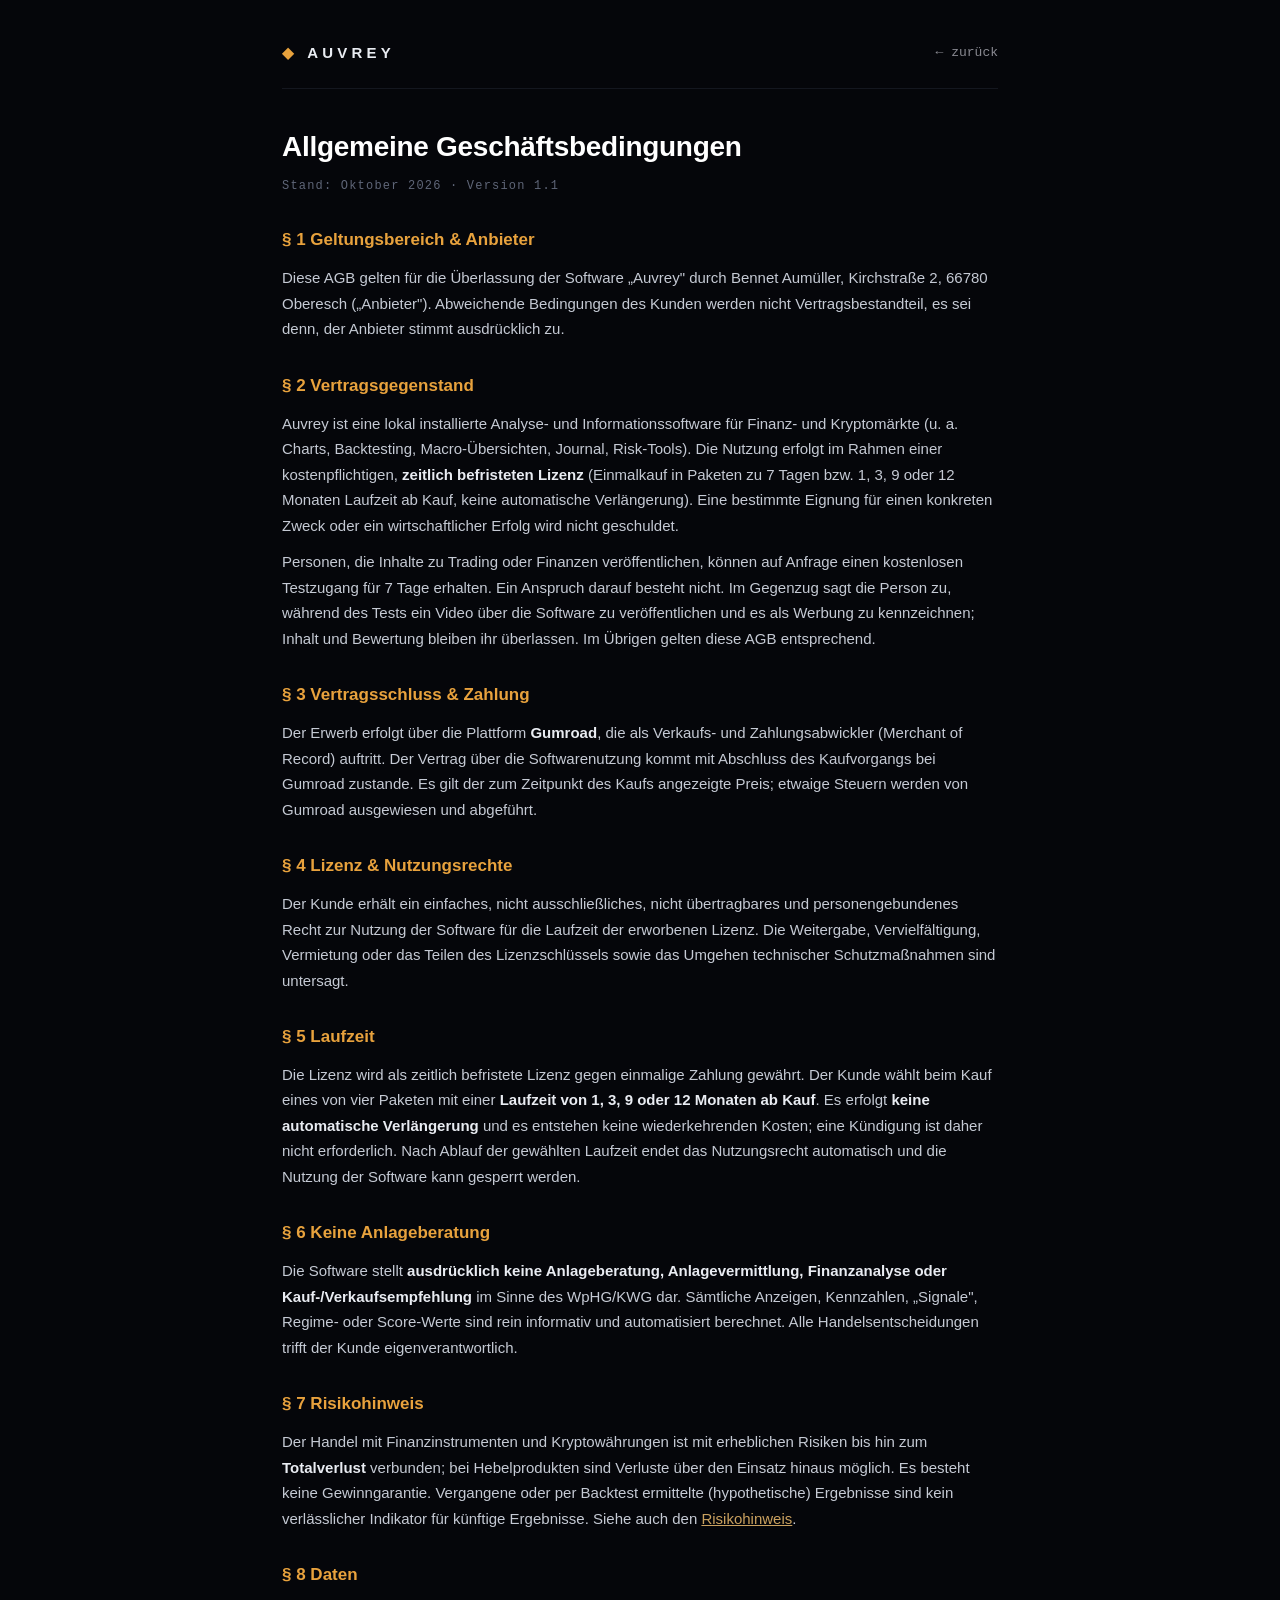
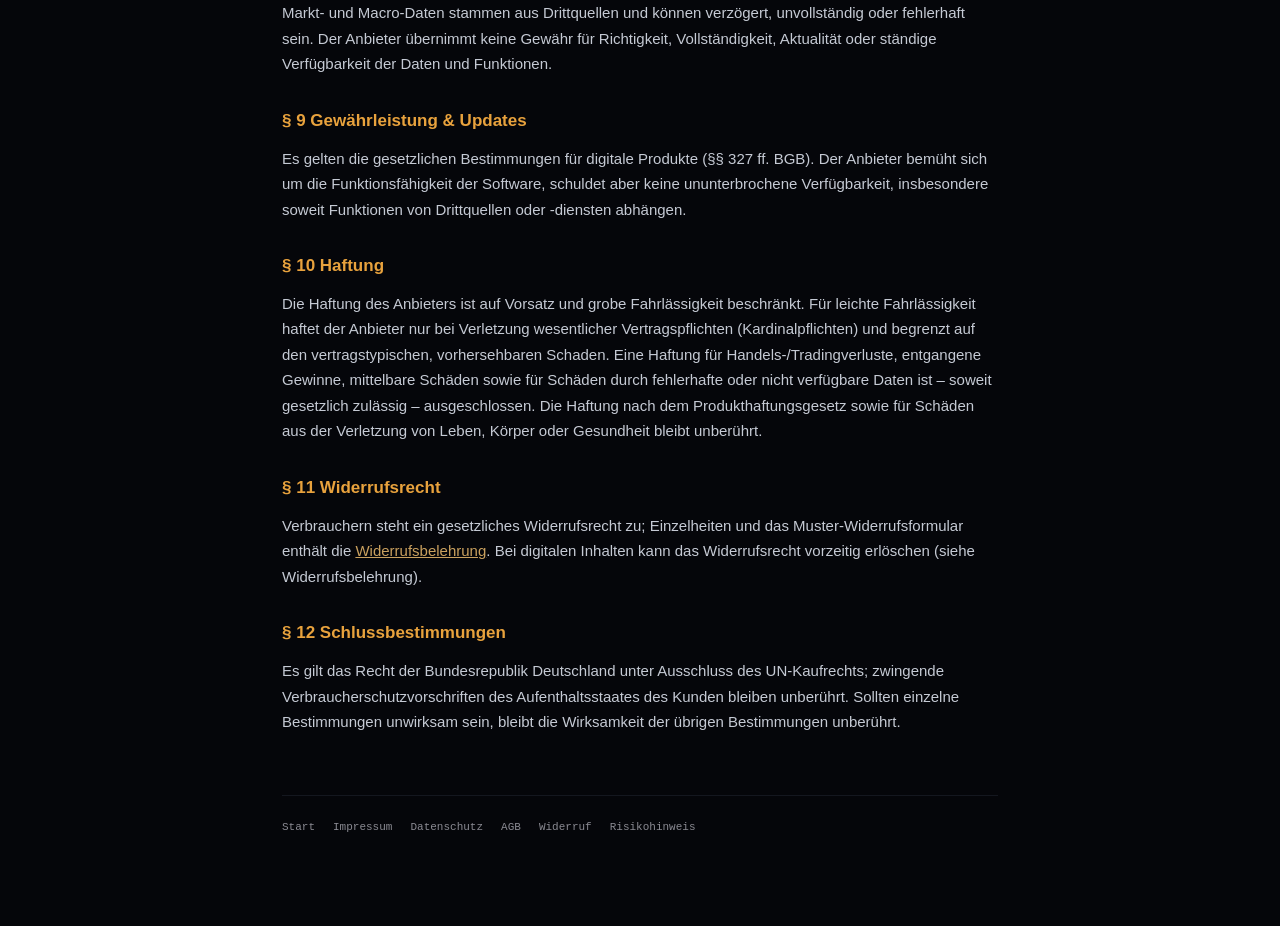
<file: agb.html>
<!DOCTYPE html>
<html lang="de">
<head>
<meta charset="UTF-8" />
<meta name="viewport" content="width=device-width, initial-scale=1.0" />
<title>AGB — Auvrey</title>
<meta name="robots" content="noindex" />
<link rel="icon" href="assets/favicon.svg" type="image/svg+xml" />
<link rel="stylesheet" href="legal.css" />
</head>
<body>
<div class="wrap">
  <div class="top">
    <a class="brand" href="/"><span class="d">◆</span> AUVREY</a>
    <a class="back" href="/">← zurück</a>
  </div>

  <h1>Allgemeine Geschäftsbedingungen</h1>
  <div class="stand">Stand: Oktober 2026 · Version 1.1</div>

  <h2>§ 1 Geltungsbereich &amp; Anbieter</h2>
  <p>Diese AGB gelten für die Überlassung der Software „Auvrey" durch Bennet Aumüller, Kirchstraße 2,
     66780 Oberesch („Anbieter"). Abweichende Bedingungen des Kunden werden nicht Vertragsbestandteil,
     es sei denn, der Anbieter stimmt ausdrücklich zu.</p>

  <h2>§ 2 Vertragsgegenstand</h2>
  <p>Auvrey ist eine lokal installierte Analyse- und Informationssoftware für Finanz- und Kryptomärkte
     (u. a. Charts, Backtesting, Macro-Übersichten, Journal, Risk-Tools). Die Nutzung erfolgt im Rahmen
     einer kostenpflichtigen, <strong>zeitlich befristeten Lizenz</strong> (Einmalkauf in Paketen zu
     7 Tagen bzw. 1, 3, 9 oder 12 Monaten Laufzeit ab Kauf, keine automatische Verlängerung). Eine bestimmte
     Eignung für einen konkreten Zweck oder ein wirtschaftlicher Erfolg wird nicht geschuldet.</p>
  <p>Personen, die Inhalte zu Trading oder Finanzen veröffentlichen, können auf Anfrage einen kostenlosen
     Testzugang für 7 Tage erhalten. Ein Anspruch darauf besteht nicht. Im Gegenzug sagt die Person zu,
     während des Tests ein Video über die Software zu veröffentlichen und es als Werbung zu kennzeichnen;
     Inhalt und Bewertung bleiben ihr überlassen. Im Übrigen gelten diese AGB entsprechend.</p>

  <h2>§ 3 Vertragsschluss &amp; Zahlung</h2>
  <p>Der Erwerb erfolgt über die Plattform <strong>Gumroad</strong>, die als Verkaufs- und
     Zahlungsabwickler (Merchant of Record) auftritt. Der Vertrag über die Softwarenutzung kommt mit
     Abschluss des Kaufvorgangs bei Gumroad zustande. Es gilt der zum Zeitpunkt des Kaufs angezeigte
     Preis; etwaige Steuern werden von Gumroad ausgewiesen und abgeführt.</p>

  <h2>§ 4 Lizenz &amp; Nutzungsrechte</h2>
  <p>Der Kunde erhält ein einfaches, nicht ausschließliches, nicht übertragbares und personengebundenes
     Recht zur Nutzung der Software für die Laufzeit der erworbenen Lizenz. Die Weitergabe, Vervielfältigung,
     Vermietung oder das Teilen des Lizenzschlüssels sowie das Umgehen technischer Schutzmaßnahmen sind
     untersagt.</p>

  <h2>§ 5 Laufzeit</h2>
  <p>Die Lizenz wird als zeitlich befristete Lizenz gegen einmalige Zahlung gewährt. Der Kunde wählt
     beim Kauf eines von vier Paketen mit einer <strong>Laufzeit von 1, 3, 9 oder 12 Monaten ab
     Kauf</strong>. Es erfolgt <strong>keine automatische Verlängerung</strong> und es entstehen keine
     wiederkehrenden Kosten; eine Kündigung ist daher nicht erforderlich. Nach Ablauf der gewählten
     Laufzeit endet das Nutzungsrecht automatisch und die Nutzung der Software kann gesperrt werden.</p>

  <h2>§ 6 Keine Anlageberatung</h2>
  <p>Die Software stellt <strong>ausdrücklich keine Anlageberatung, Anlagevermittlung, Finanzanalyse
     oder Kauf-/Verkaufsempfehlung</strong> im Sinne des WpHG/KWG dar. Sämtliche Anzeigen, Kennzahlen,
     „Signale", Regime- oder Score-Werte sind rein informativ und automatisiert berechnet. Alle
     Handelsentscheidungen trifft der Kunde eigenverantwortlich.</p>

  <h2>§ 7 Risikohinweis</h2>
  <p>Der Handel mit Finanzinstrumenten und Kryptowährungen ist mit erheblichen Risiken bis hin zum
     <strong>Totalverlust</strong> verbunden; bei Hebelprodukten sind Verluste über den Einsatz hinaus
     möglich. Es besteht keine Gewinngarantie. Vergangene oder per Backtest ermittelte (hypothetische)
     Ergebnisse sind kein verlässlicher Indikator für künftige Ergebnisse. Siehe auch den
     <a href="/risikohinweis.html">Risikohinweis</a>.</p>

  <h2>§ 8 Daten</h2>
  <p>Markt- und Macro-Daten stammen aus Drittquellen und können verzögert, unvollständig oder fehlerhaft
     sein. Der Anbieter übernimmt keine Gewähr für Richtigkeit, Vollständigkeit, Aktualität oder
     ständige Verfügbarkeit der Daten und Funktionen.</p>

  <h2>§ 9 Gewährleistung &amp; Updates</h2>
  <p>Es gelten die gesetzlichen Bestimmungen für digitale Produkte (§§ 327 ff. BGB). Der Anbieter
     bemüht sich um die Funktionsfähigkeit der Software, schuldet aber keine ununterbrochene
     Verfügbarkeit, insbesondere soweit Funktionen von Drittquellen oder -diensten abhängen.</p>

  <h2>§ 10 Haftung</h2>
  <p>Die Haftung des Anbieters ist auf Vorsatz und grobe Fahrlässigkeit beschränkt. Für leichte
     Fahrlässigkeit haftet der Anbieter nur bei Verletzung wesentlicher Vertragspflichten
     (Kardinalpflichten) und begrenzt auf den vertragstypischen, vorhersehbaren Schaden. Eine Haftung
     für Handels-/Tradingverluste, entgangene Gewinne, mittelbare Schäden sowie für Schäden durch
     fehlerhafte oder nicht verfügbare Daten ist – soweit gesetzlich zulässig – ausgeschlossen. Die
     Haftung nach dem Produkthaftungsgesetz sowie für Schäden aus der Verletzung von Leben, Körper oder
     Gesundheit bleibt unberührt.</p>

  <h2>§ 11 Widerrufsrecht</h2>
  <p>Verbrauchern steht ein gesetzliches Widerrufsrecht zu; Einzelheiten und das Muster-Widerrufsformular
     enthält die <a href="/widerruf.html">Widerrufsbelehrung</a>. Bei digitalen Inhalten kann das
     Widerrufsrecht vorzeitig erlöschen (siehe Widerrufsbelehrung).</p>

  <h2>§ 12 Schlussbestimmungen</h2>
  <p>Es gilt das Recht der Bundesrepublik Deutschland unter Ausschluss des UN-Kaufrechts; zwingende
     Verbraucherschutzvorschriften des Aufenthaltsstaates des Kunden bleiben unberührt. Sollten einzelne
     Bestimmungen unwirksam sein, bleibt die Wirksamkeit der übrigen Bestimmungen unberührt.</p>

  <div class="foot">
    <a href="/">Start</a>
    <a href="/impressum.html">Impressum</a>
    <a href="/datenschutz.html">Datenschutz</a>
    <a href="/agb.html">AGB</a>
    <a href="/widerruf.html">Widerruf</a>
    <a href="/risikohinweis.html">Risikohinweis</a>
  </div>
</div>
</body>
</html>
</file>
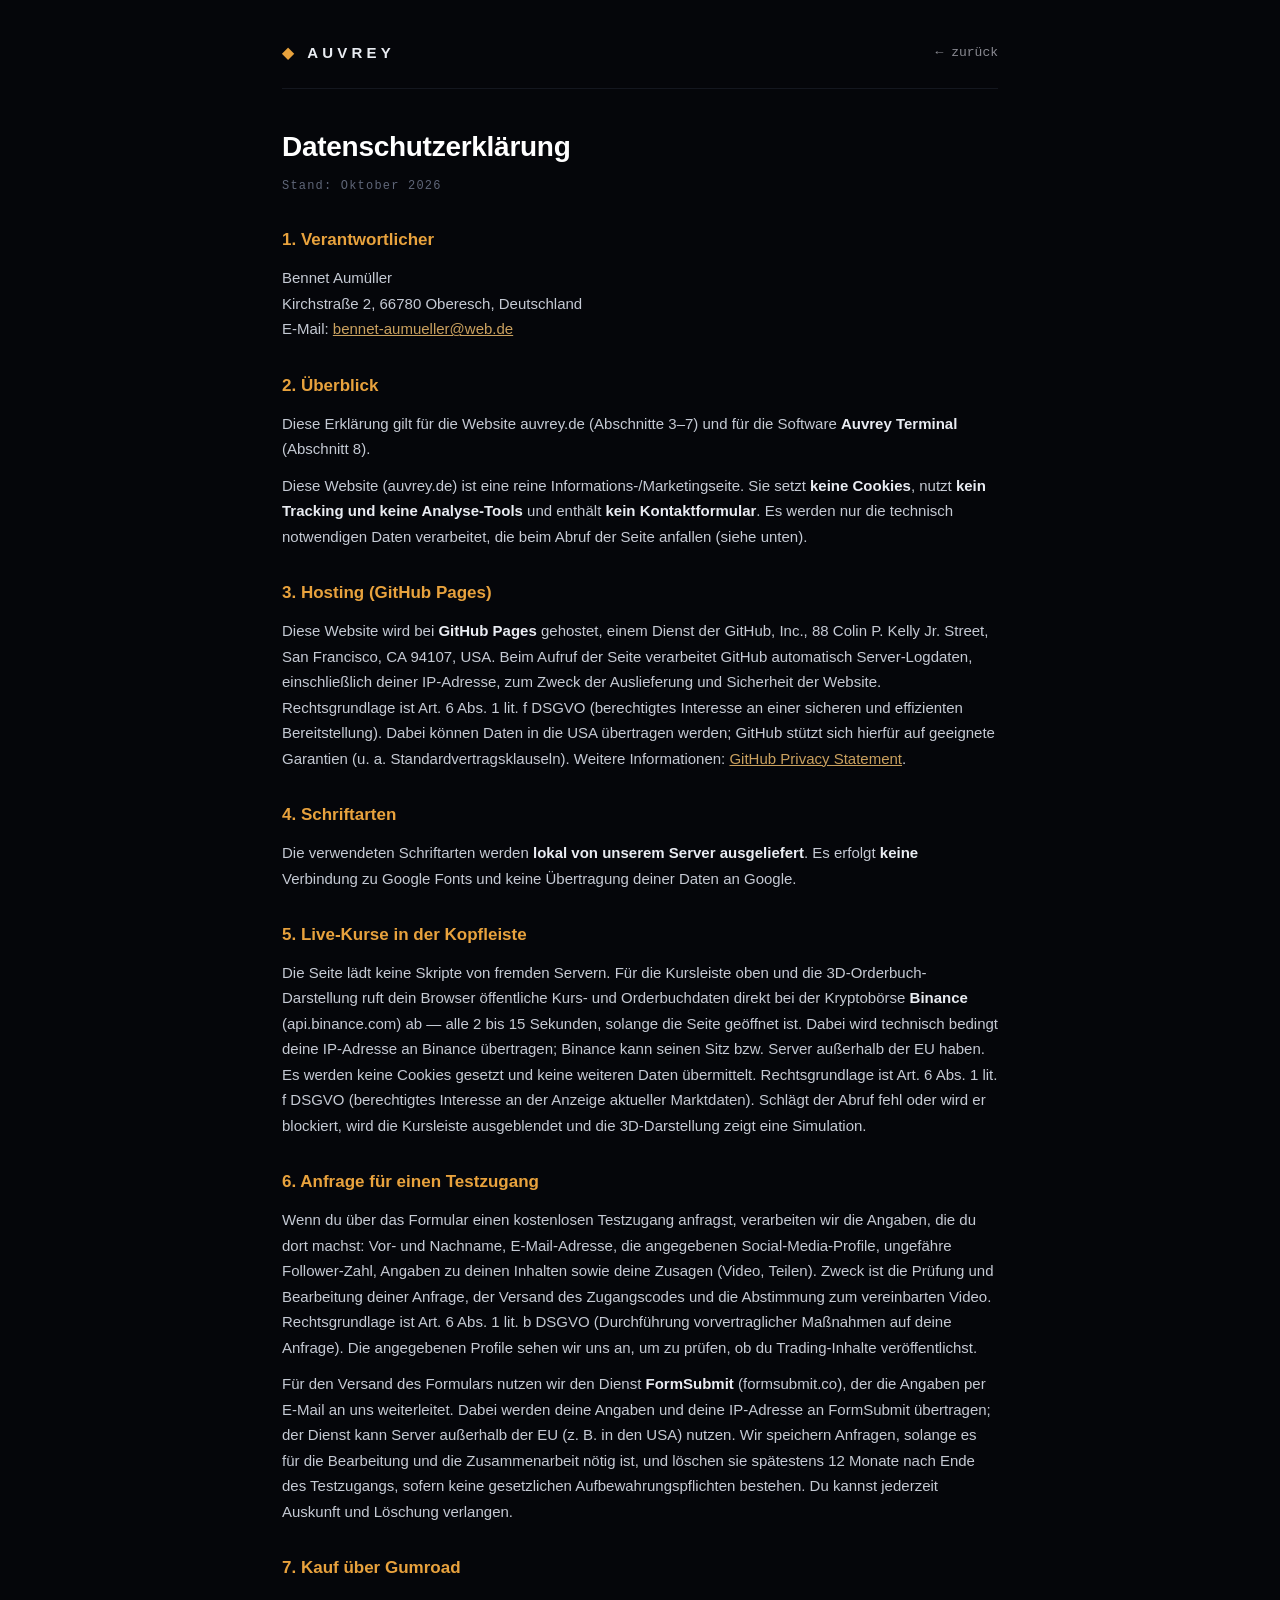
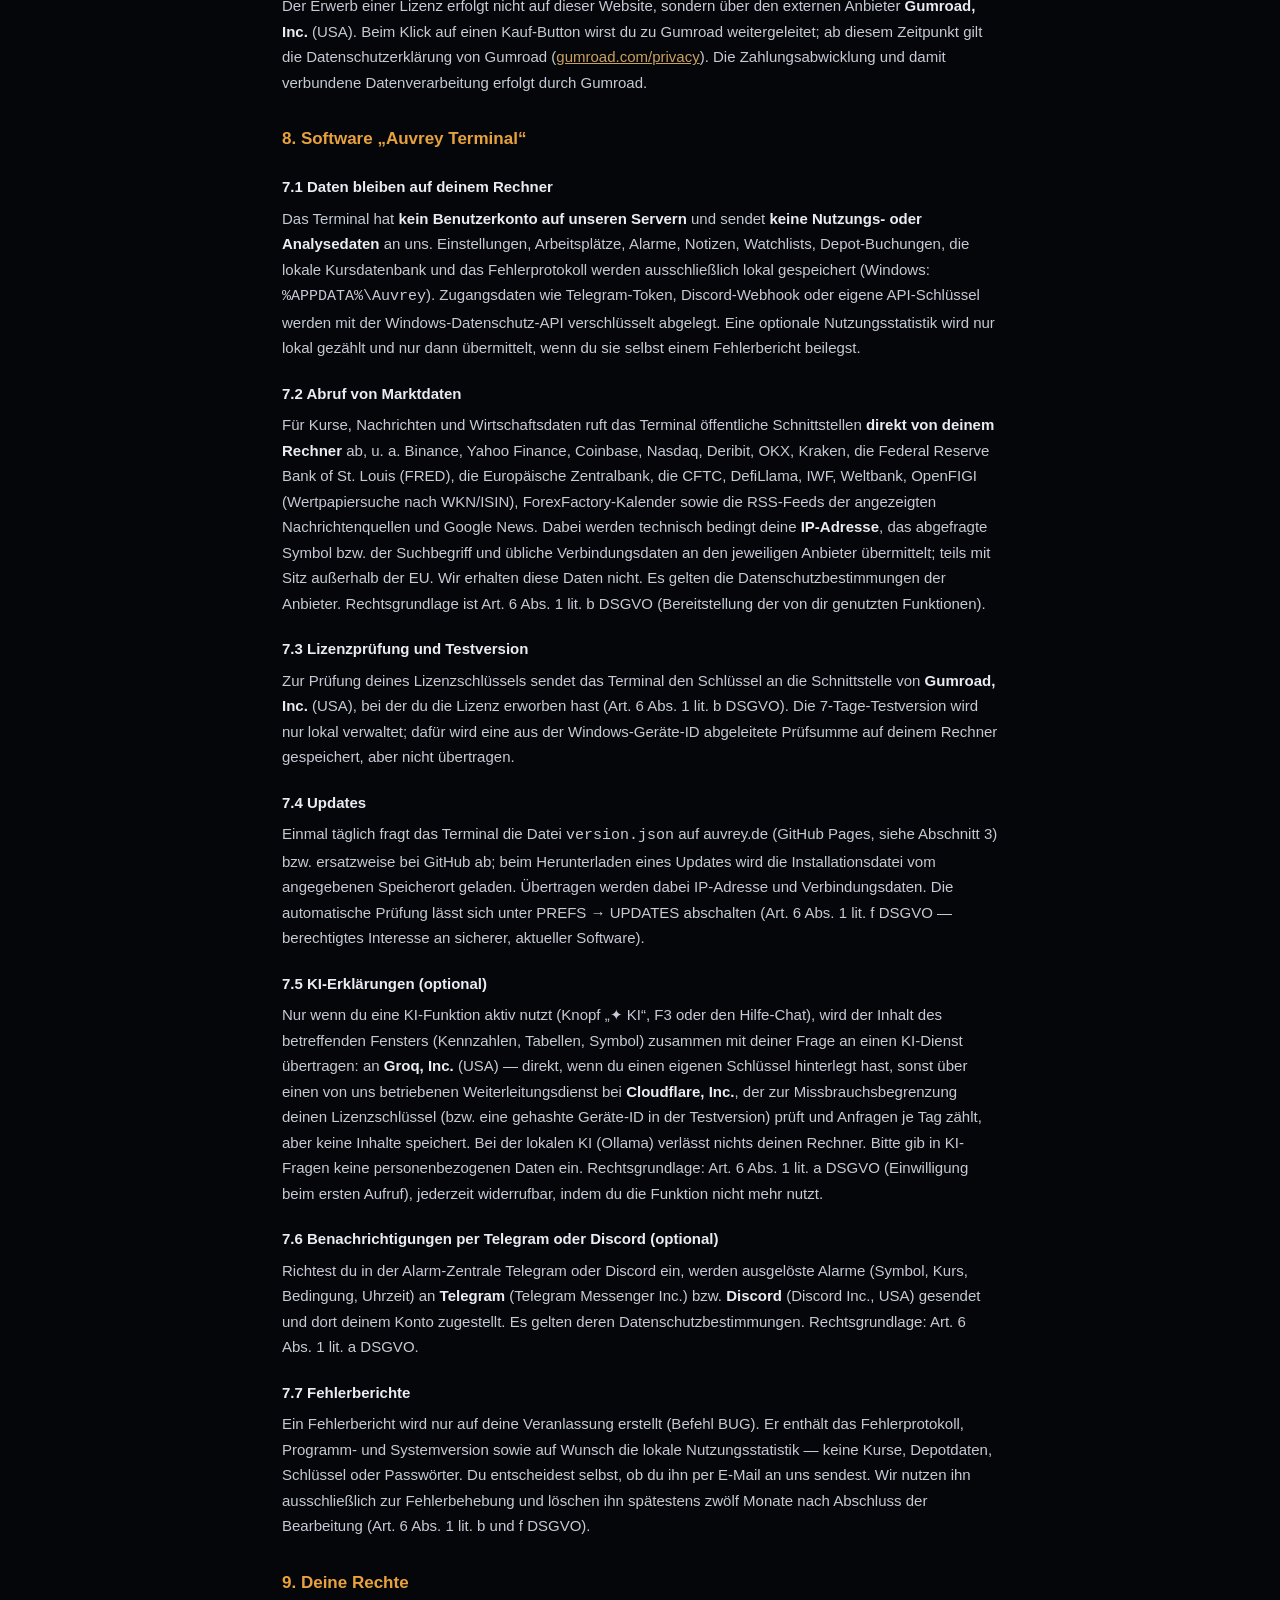
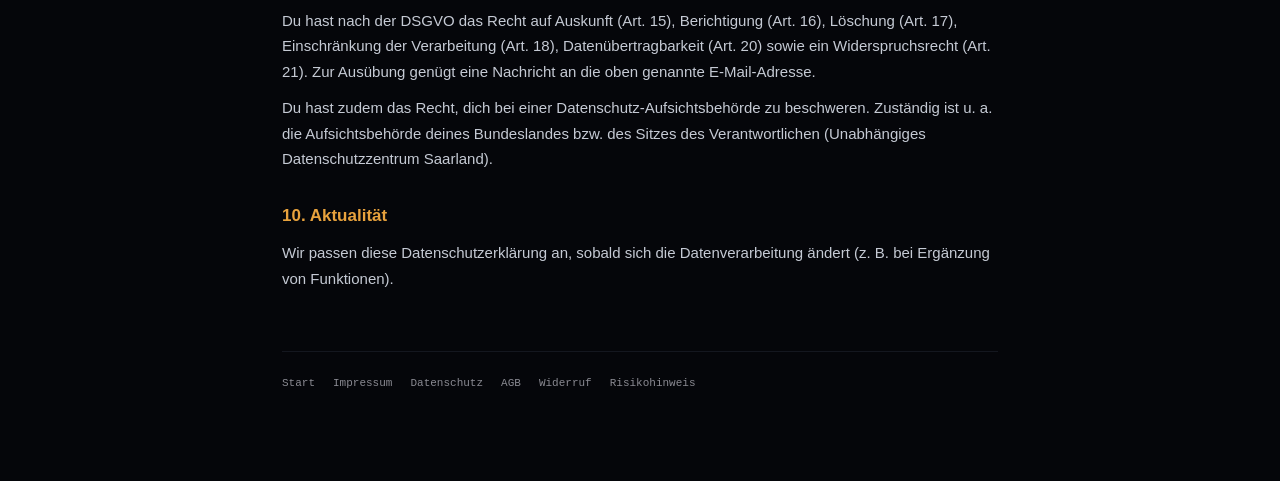
<file: datenschutz.html>
<!DOCTYPE html>
<html lang="de">
<head>
<meta charset="UTF-8" />
<meta name="viewport" content="width=device-width, initial-scale=1.0" />
<title>Datenschutzerklärung — Auvrey</title>
<meta name="robots" content="noindex" />
<link rel="icon" href="assets/favicon.svg" type="image/svg+xml" />
<link rel="stylesheet" href="legal.css" />
</head>
<body>
<div class="wrap">
  <div class="top">
    <a class="brand" href="/"><span class="d">◆</span> AUVREY</a>
    <a class="back" href="/">← zurück</a>
  </div>

  <h1>Datenschutzerklärung</h1>
  <div class="stand">Stand: Oktober 2026</div>

  <h2>1. Verantwortlicher</h2>
  <p>
    Bennet Aumüller<br>
    Kirchstraße 2, 66780 Oberesch, Deutschland<br>
    E-Mail: <a href="mailto:bennet-aumueller@web.de">bennet-aumueller@web.de</a>
  </p>

  <h2>2. Überblick</h2>
  <p>Diese Erklärung gilt für die Website auvrey.de (Abschnitte 3–7) und für die Software
     <strong>Auvrey Terminal</strong> (Abschnitt 8).</p>
  <p>Diese Website (auvrey.de) ist eine reine Informations-/Marketingseite. Sie setzt <strong>keine
     Cookies</strong>, nutzt <strong>kein Tracking und keine Analyse-Tools</strong> und enthält
     <strong>kein Kontaktformular</strong>. Es werden nur die technisch notwendigen Daten verarbeitet,
     die beim Abruf der Seite anfallen (siehe unten).</p>

  <h2>3. Hosting (GitHub Pages)</h2>
  <p>Diese Website wird bei <strong>GitHub Pages</strong> gehostet, einem Dienst der GitHub, Inc.,
     88 Colin P. Kelly Jr. Street, San Francisco, CA 94107, USA. Beim Aufruf der Seite verarbeitet
     GitHub automatisch Server-Logdaten, einschließlich deiner IP-Adresse, zum Zweck der Auslieferung
     und Sicherheit der Website. Rechtsgrundlage ist Art. 6 Abs. 1 lit. f DSGVO (berechtigtes Interesse
     an einer sicheren und effizienten Bereitstellung). Dabei können Daten in die USA übertragen werden;
     GitHub stützt sich hierfür auf geeignete Garantien (u. a. Standardvertragsklauseln). Weitere
     Informationen: <a href="https://docs.github.com/site-policy/privacy-policies/github-general-privacy-statement" target="_blank" rel="noopener">GitHub Privacy Statement</a>.</p>

  <h2>4. Schriftarten</h2>
  <p>Die verwendeten Schriftarten werden <strong>lokal von unserem Server ausgeliefert</strong>. Es
     erfolgt <strong>keine</strong> Verbindung zu Google Fonts und keine Übertragung deiner Daten an Google.</p>

  <h2>5. Live-Kurse in der Kopfleiste</h2>
  <p>Die Seite lädt keine Skripte von fremden Servern. Für die Kursleiste oben und die 3D-Orderbuch-Darstellung ruft dein
     Browser öffentliche Kurs- und Orderbuchdaten direkt bei der Kryptobörse <strong>Binance</strong>
     (api.binance.com) ab — alle 2 bis 15 Sekunden, solange die Seite geöffnet ist. Dabei wird technisch bedingt deine IP-Adresse an Binance übertragen; Binance
     kann seinen Sitz bzw. Server außerhalb der EU haben. Es werden keine Cookies gesetzt und keine
     weiteren Daten übermittelt. Rechtsgrundlage ist Art. 6 Abs. 1 lit. f DSGVO (berechtigtes Interesse
     an der Anzeige aktueller Marktdaten). Schlägt der Abruf fehl oder wird er blockiert, wird die
     Kursleiste ausgeblendet und die 3D-Darstellung zeigt eine Simulation.</p>

  <h2>6. Anfrage für einen Testzugang</h2>
  <p>Wenn du über das Formular einen kostenlosen Testzugang anfragst, verarbeiten wir die Angaben, die du
     dort machst: Vor- und Nachname, E-Mail-Adresse, die angegebenen Social-Media-Profile, ungefähre
     Follower-Zahl, Angaben zu deinen Inhalten sowie deine Zusagen (Video, Teilen). Zweck ist die Prüfung
     und Bearbeitung deiner Anfrage, der Versand des Zugangscodes und die Abstimmung zum vereinbarten Video.
     Rechtsgrundlage ist Art. 6 Abs. 1 lit. b DSGVO (Durchführung vorvertraglicher Maßnahmen auf deine
     Anfrage). Die angegebenen Profile sehen wir uns an, um zu prüfen, ob du Trading-Inhalte veröffentlichst.</p>
  <p>Für den Versand des Formulars nutzen wir den Dienst <strong>FormSubmit</strong> (formsubmit.co), der die
     Angaben per E-Mail an uns weiterleitet. Dabei werden deine Angaben und deine IP-Adresse an FormSubmit
     übertragen; der Dienst kann Server außerhalb der EU (z. B. in den USA) nutzen. Wir speichern
     Anfragen, solange es für die Bearbeitung und die Zusammenarbeit nötig ist, und löschen sie spätestens
     12 Monate nach Ende des Testzugangs, sofern keine gesetzlichen Aufbewahrungspflichten bestehen. Du
     kannst jederzeit Auskunft und Löschung verlangen.</p>

  <h2>7. Kauf über Gumroad</h2>
  <p>Der Erwerb einer Lizenz erfolgt nicht auf dieser Website, sondern über den externen Anbieter
     <strong>Gumroad, Inc.</strong> (USA). Beim Klick auf einen Kauf-Button wirst du zu Gumroad
     weitergeleitet; ab diesem Zeitpunkt gilt die Datenschutzerklärung von Gumroad
     (<a href="https://gumroad.com/privacy" target="_blank" rel="noopener">gumroad.com/privacy</a>).
     Die Zahlungsabwicklung und damit verbundene Datenverarbeitung erfolgt durch Gumroad.</p>

  <h2>8. Software „Auvrey Terminal“</h2>
  <h3>7.1 Daten bleiben auf deinem Rechner</h3>
  <p>Das Terminal hat <strong>kein Benutzerkonto auf unseren Servern</strong> und sendet <strong>keine
     Nutzungs- oder Analysedaten</strong> an uns. Einstellungen, Arbeitsplätze, Alarme, Notizen,
     Watchlists, Depot-Buchungen, die lokale Kursdatenbank und das Fehlerprotokoll werden ausschließlich
     lokal gespeichert (Windows: <code>%APPDATA%\Auvrey</code>). Zugangsdaten wie Telegram-Token,
     Discord-Webhook oder eigene API-Schlüssel werden mit der Windows-Datenschutz-API verschlüsselt
     abgelegt. Eine optionale Nutzungsstatistik wird nur lokal gezählt und nur dann übermittelt, wenn du
     sie selbst einem Fehlerbericht beilegst.</p>

  <h3>7.2 Abruf von Marktdaten</h3>
  <p>Für Kurse, Nachrichten und Wirtschaftsdaten ruft das Terminal öffentliche Schnittstellen
     <strong>direkt von deinem Rechner</strong> ab, u. a. Binance, Yahoo Finance, Coinbase, Nasdaq,
     Deribit, OKX, Kraken, die Federal Reserve Bank of St. Louis (FRED), die Europäische Zentralbank,
     die CFTC, DefiLlama, IWF, Weltbank, OpenFIGI (Wertpapiersuche nach WKN/ISIN), ForexFactory-Kalender
     sowie die RSS-Feeds der angezeigten Nachrichtenquellen und Google News. Dabei werden technisch
     bedingt deine <strong>IP-Adresse</strong>, das abgefragte Symbol bzw. der Suchbegriff und übliche
     Verbindungsdaten an den jeweiligen Anbieter übermittelt; teils mit Sitz außerhalb der EU. Wir
     erhalten diese Daten nicht. Es gelten die Datenschutzbestimmungen der Anbieter. Rechtsgrundlage ist
     Art. 6 Abs. 1 lit. b DSGVO (Bereitstellung der von dir genutzten Funktionen).</p>

  <h3>7.3 Lizenzprüfung und Testversion</h3>
  <p>Zur Prüfung deines Lizenzschlüssels sendet das Terminal den Schlüssel an die Schnittstelle von
     <strong>Gumroad, Inc.</strong> (USA), bei der du die Lizenz erworben hast (Art. 6 Abs. 1 lit. b
     DSGVO). Die 7-Tage-Testversion wird nur lokal verwaltet; dafür wird eine aus der Windows-Geräte-ID
     abgeleitete Prüfsumme auf deinem Rechner gespeichert, aber nicht übertragen.</p>

  <h3>7.4 Updates</h3>
  <p>Einmal täglich fragt das Terminal die Datei <code>version.json</code> auf auvrey.de (GitHub Pages,
     siehe Abschnitt 3) bzw. ersatzweise bei GitHub ab; beim Herunterladen eines Updates wird die
     Installationsdatei vom angegebenen Speicherort geladen. Übertragen werden dabei IP-Adresse und
     Verbindungsdaten. Die automatische Prüfung lässt sich unter PREFS → UPDATES abschalten
     (Art. 6 Abs. 1 lit. f DSGVO — berechtigtes Interesse an sicherer, aktueller Software).</p>

  <h3>7.5 KI-Erklärungen (optional)</h3>
  <p>Nur wenn du eine KI-Funktion aktiv nutzt (Knopf „✦ KI“, F3 oder den Hilfe-Chat), wird der Inhalt
     des betreffenden Fensters (Kennzahlen, Tabellen, Symbol) zusammen mit deiner Frage an einen
     KI-Dienst übertragen: an <strong>Groq, Inc.</strong> (USA) — direkt, wenn du einen eigenen
     Schlüssel hinterlegt hast, sonst über einen von uns betriebenen Weiterleitungsdienst bei
     <strong>Cloudflare, Inc.</strong>, der zur Missbrauchsbegrenzung deinen Lizenzschlüssel (bzw. eine
     gehashte Geräte-ID in der Testversion) prüft und Anfragen je Tag zählt, aber keine Inhalte speichert.
     Bei der lokalen KI (Ollama) verlässt nichts deinen Rechner. Bitte gib in KI-Fragen keine
     personenbezogenen Daten ein. Rechtsgrundlage: Art. 6 Abs. 1 lit. a DSGVO (Einwilligung beim ersten
     Aufruf), jederzeit widerrufbar, indem du die Funktion nicht mehr nutzt.</p>

  <h3>7.6 Benachrichtigungen per Telegram oder Discord (optional)</h3>
  <p>Richtest du in der Alarm-Zentrale Telegram oder Discord ein, werden ausgelöste Alarme (Symbol,
     Kurs, Bedingung, Uhrzeit) an <strong>Telegram</strong> (Telegram Messenger Inc.) bzw.
     <strong>Discord</strong> (Discord Inc., USA) gesendet und dort deinem Konto zugestellt. Es gelten
     deren Datenschutzbestimmungen. Rechtsgrundlage: Art. 6 Abs. 1 lit. a DSGVO.</p>

  <h3>7.7 Fehlerberichte</h3>
  <p>Ein Fehlerbericht wird nur auf deine Veranlassung erstellt (Befehl BUG). Er enthält das
     Fehlerprotokoll, Programm- und Systemversion sowie auf Wunsch die lokale Nutzungsstatistik —
     keine Kurse, Depotdaten, Schlüssel oder Passwörter. Du entscheidest selbst, ob du ihn per E-Mail an
     uns sendest. Wir nutzen ihn ausschließlich zur Fehlerbehebung und löschen ihn spätestens zwölf
     Monate nach Abschluss der Bearbeitung (Art. 6 Abs. 1 lit. b und f DSGVO).</p>

  <h2>9. Deine Rechte</h2>
  <p>Du hast nach der DSGVO das Recht auf Auskunft (Art. 15), Berichtigung (Art. 16), Löschung
     (Art. 17), Einschränkung der Verarbeitung (Art. 18), Datenübertragbarkeit (Art. 20) sowie ein
     Widerspruchsrecht (Art. 21). Zur Ausübung genügt eine Nachricht an die oben genannte E-Mail-Adresse.</p>
  <p>Du hast zudem das Recht, dich bei einer Datenschutz-Aufsichtsbehörde zu beschweren. Zuständig ist
     u. a. die Aufsichtsbehörde deines Bundeslandes bzw. des Sitzes des Verantwortlichen
     (Unabhängiges Datenschutzzentrum Saarland).</p>

  <h2>10. Aktualität</h2>
  <p>Wir passen diese Datenschutzerklärung an, sobald sich die Datenverarbeitung ändert (z. B. bei
     Ergänzung von Funktionen).</p>

  <div class="foot">
    <a href="/">Start</a>
    <a href="/impressum.html">Impressum</a>
    <a href="/datenschutz.html">Datenschutz</a>
    <a href="/agb.html">AGB</a>
    <a href="/widerruf.html">Widerruf</a>
    <a href="/risikohinweis.html">Risikohinweis</a>
  </div>
</div>
</body>
</html>
</file>
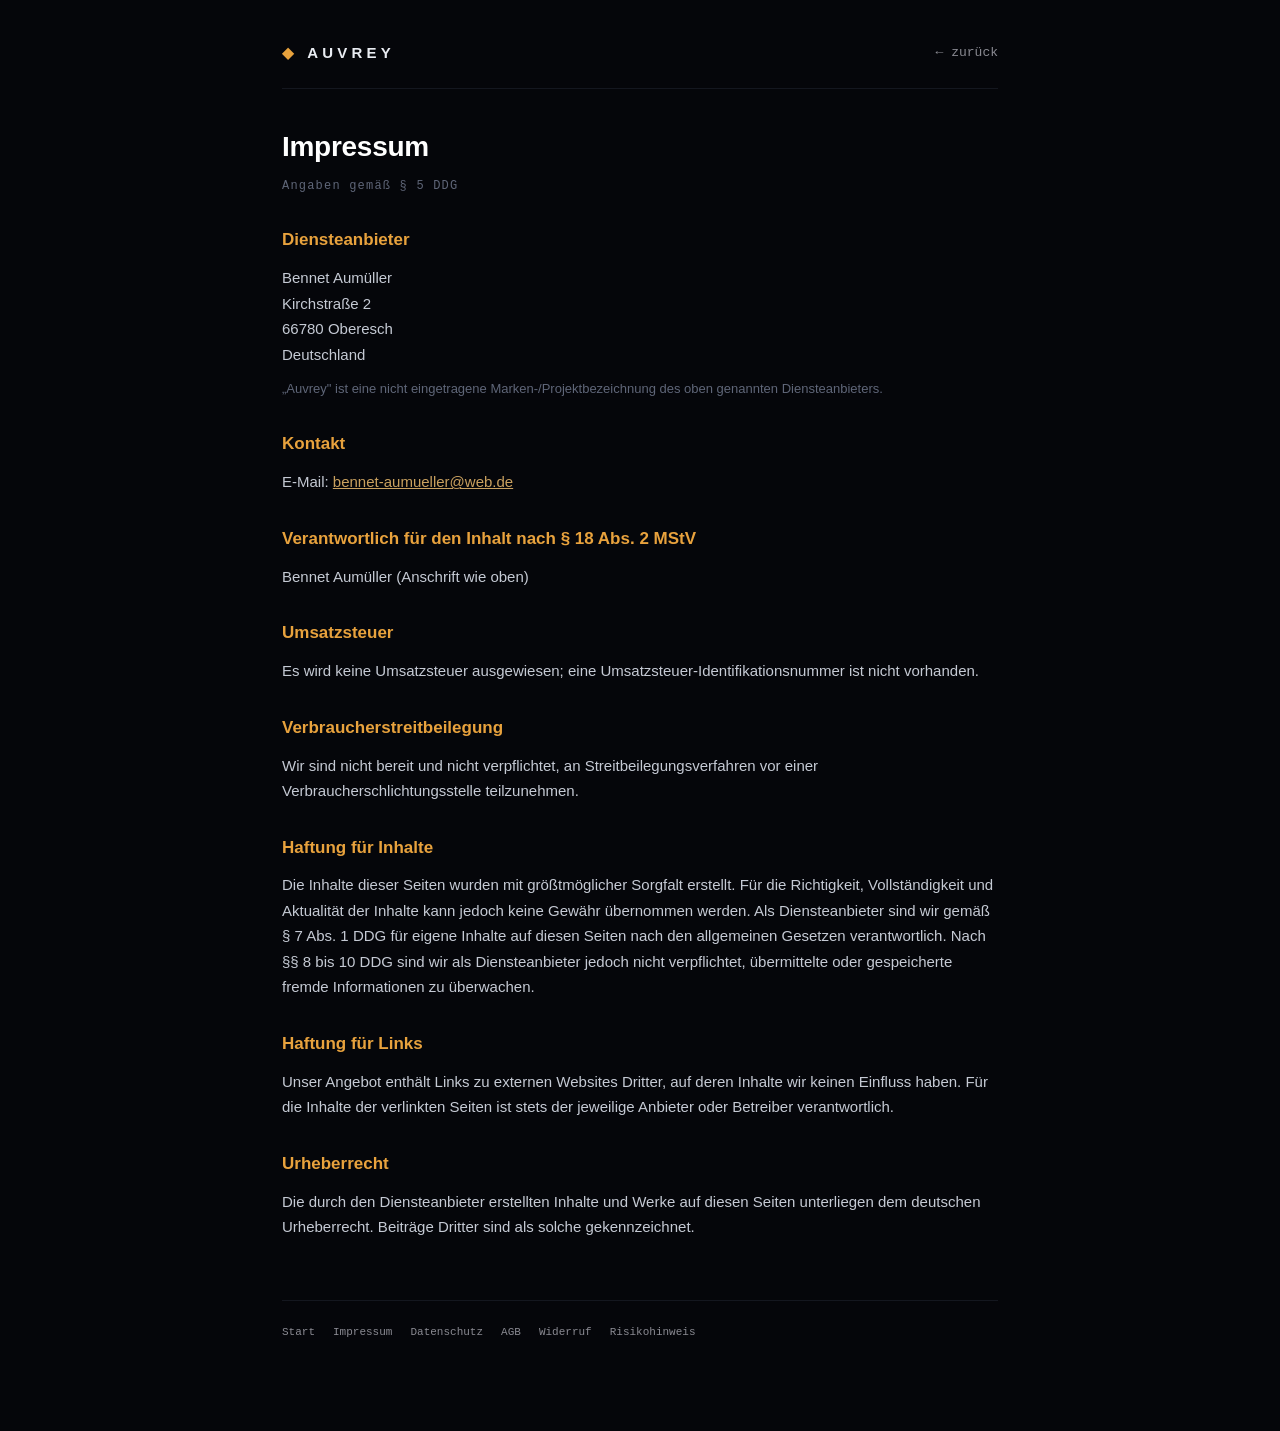
<file: impressum.html>
<!DOCTYPE html>
<html lang="de">
<head>
<meta charset="UTF-8" />
<meta name="viewport" content="width=device-width, initial-scale=1.0" />
<title>Impressum — Auvrey</title>
<link rel="icon" href="assets/favicon.svg" type="image/svg+xml" />
<link rel="stylesheet" href="legal.css" />
</head>
<body>
<div class="wrap">
  <div class="top">
    <a class="brand" href="/"><span class="d">◆</span> AUVREY</a>
    <a class="back" href="/">← zurück</a>
  </div>

  <h1>Impressum</h1>
  <div class="stand">Angaben gemäß § 5 DDG</div>

  <h2>Diensteanbieter</h2>
  <p>
    Bennet Aumüller<br>
    Kirchstraße 2<br>
    66780 Oberesch<br>
    Deutschland
  </p>
  <p class="muted">„Auvrey" ist eine nicht eingetragene Marken-/Projektbezeichnung des oben genannten Diensteanbieters.</p>

  <h2>Kontakt</h2>
  <p>E-Mail: <a href="mailto:bennet-aumueller@web.de">bennet-aumueller@web.de</a></p>

  <h2>Verantwortlich für den Inhalt nach § 18 Abs. 2 MStV</h2>
  <p>Bennet Aumüller (Anschrift wie oben)</p>

  <h2>Umsatzsteuer</h2>
  <p>Es wird keine Umsatzsteuer ausgewiesen; eine Umsatzsteuer-Identifikationsnummer ist nicht vorhanden.</p>

  <h2>Verbraucherstreitbeilegung</h2>
  <p>Wir sind nicht bereit und nicht verpflichtet, an Streitbeilegungsverfahren vor einer
     Verbraucherschlichtungsstelle teilzunehmen.</p>

  <h2>Haftung für Inhalte</h2>
  <p>Die Inhalte dieser Seiten wurden mit größtmöglicher Sorgfalt erstellt. Für die Richtigkeit,
     Vollständigkeit und Aktualität der Inhalte kann jedoch keine Gewähr übernommen werden. Als
     Diensteanbieter sind wir gemäß § 7 Abs. 1 DDG für eigene Inhalte auf diesen Seiten nach den
     allgemeinen Gesetzen verantwortlich. Nach §§ 8 bis 10 DDG sind wir als Diensteanbieter jedoch
     nicht verpflichtet, übermittelte oder gespeicherte fremde Informationen zu überwachen.</p>

  <h2>Haftung für Links</h2>
  <p>Unser Angebot enthält Links zu externen Websites Dritter, auf deren Inhalte wir keinen Einfluss
     haben. Für die Inhalte der verlinkten Seiten ist stets der jeweilige Anbieter oder Betreiber
     verantwortlich.</p>

  <h2>Urheberrecht</h2>
  <p>Die durch den Diensteanbieter erstellten Inhalte und Werke auf diesen Seiten unterliegen dem
     deutschen Urheberrecht. Beiträge Dritter sind als solche gekennzeichnet.</p>

  <div class="foot">
    <a href="/">Start</a>
    <a href="/impressum.html">Impressum</a>
    <a href="/datenschutz.html">Datenschutz</a>
    <a href="/agb.html">AGB</a>
    <a href="/widerruf.html">Widerruf</a>
    <a href="/risikohinweis.html">Risikohinweis</a>
  </div>
</div>
</body>
</html>
</file>
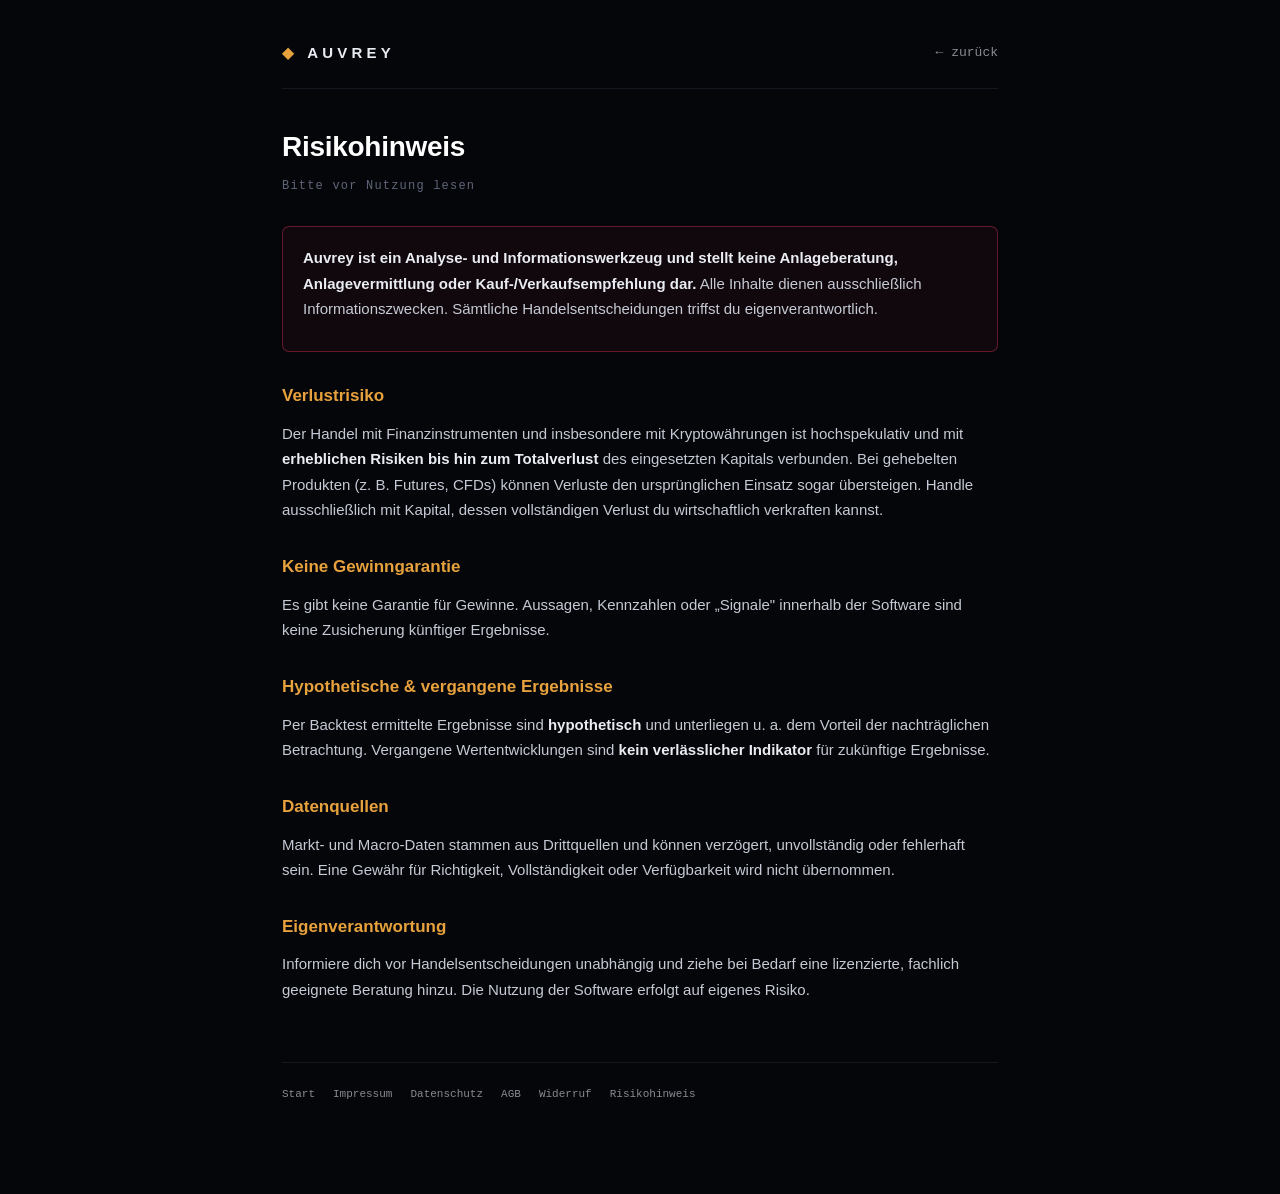
<file: risikohinweis.html>
<!DOCTYPE html>
<html lang="de">
<head>
<meta charset="UTF-8" />
<meta name="viewport" content="width=device-width, initial-scale=1.0" />
<title>Risikohinweis — Auvrey</title>
<meta name="robots" content="noindex" />
<link rel="icon" href="assets/favicon.svg" type="image/svg+xml" />
<link rel="stylesheet" href="legal.css" />
</head>
<body>
<div class="wrap">
  <div class="top">
    <a class="brand" href="/"><span class="d">◆</span> AUVREY</a>
    <a class="back" href="/">← zurück</a>
  </div>

  <h1>Risikohinweis</h1>
  <div class="stand">Bitte vor Nutzung lesen</div>

  <div class="box warn">
    <p><strong>Auvrey ist ein Analyse- und Informationswerkzeug und stellt keine Anlageberatung,
       Anlagevermittlung oder Kauf-/Verkaufsempfehlung dar.</strong> Alle Inhalte dienen ausschließlich
       Informationszwecken. Sämtliche Handelsentscheidungen triffst du eigenverantwortlich.</p>
  </div>

  <h2>Verlustrisiko</h2>
  <p>Der Handel mit Finanzinstrumenten und insbesondere mit Kryptowährungen ist hochspekulativ und mit
     <strong>erheblichen Risiken bis hin zum Totalverlust</strong> des eingesetzten Kapitals verbunden.
     Bei gehebelten Produkten (z. B. Futures, CFDs) können Verluste den ursprünglichen Einsatz sogar
     übersteigen. Handle ausschließlich mit Kapital, dessen vollständigen Verlust du wirtschaftlich
     verkraften kannst.</p>

  <h2>Keine Gewinngarantie</h2>
  <p>Es gibt keine Garantie für Gewinne. Aussagen, Kennzahlen oder „Signale" innerhalb der Software sind
     keine Zusicherung künftiger Ergebnisse.</p>

  <h2>Hypothetische &amp; vergangene Ergebnisse</h2>
  <p>Per Backtest ermittelte Ergebnisse sind <strong>hypothetisch</strong> und unterliegen u. a. dem
     Vorteil der nachträglichen Betrachtung. Vergangene Wertentwicklungen sind <strong>kein
     verlässlicher Indikator</strong> für zukünftige Ergebnisse.</p>

  <h2>Datenquellen</h2>
  <p>Markt- und Macro-Daten stammen aus Drittquellen und können verzögert, unvollständig oder fehlerhaft
     sein. Eine Gewähr für Richtigkeit, Vollständigkeit oder Verfügbarkeit wird nicht übernommen.</p>

  <h2>Eigenverantwortung</h2>
  <p>Informiere dich vor Handelsentscheidungen unabhängig und ziehe bei Bedarf eine lizenzierte, fachlich
     geeignete Beratung hinzu. Die Nutzung der Software erfolgt auf eigenes Risiko.</p>

  <div class="foot">
    <a href="/">Start</a>
    <a href="/impressum.html">Impressum</a>
    <a href="/datenschutz.html">Datenschutz</a>
    <a href="/agb.html">AGB</a>
    <a href="/widerruf.html">Widerruf</a>
    <a href="/risikohinweis.html">Risikohinweis</a>
  </div>
</div>
</body>
</html>
</file>
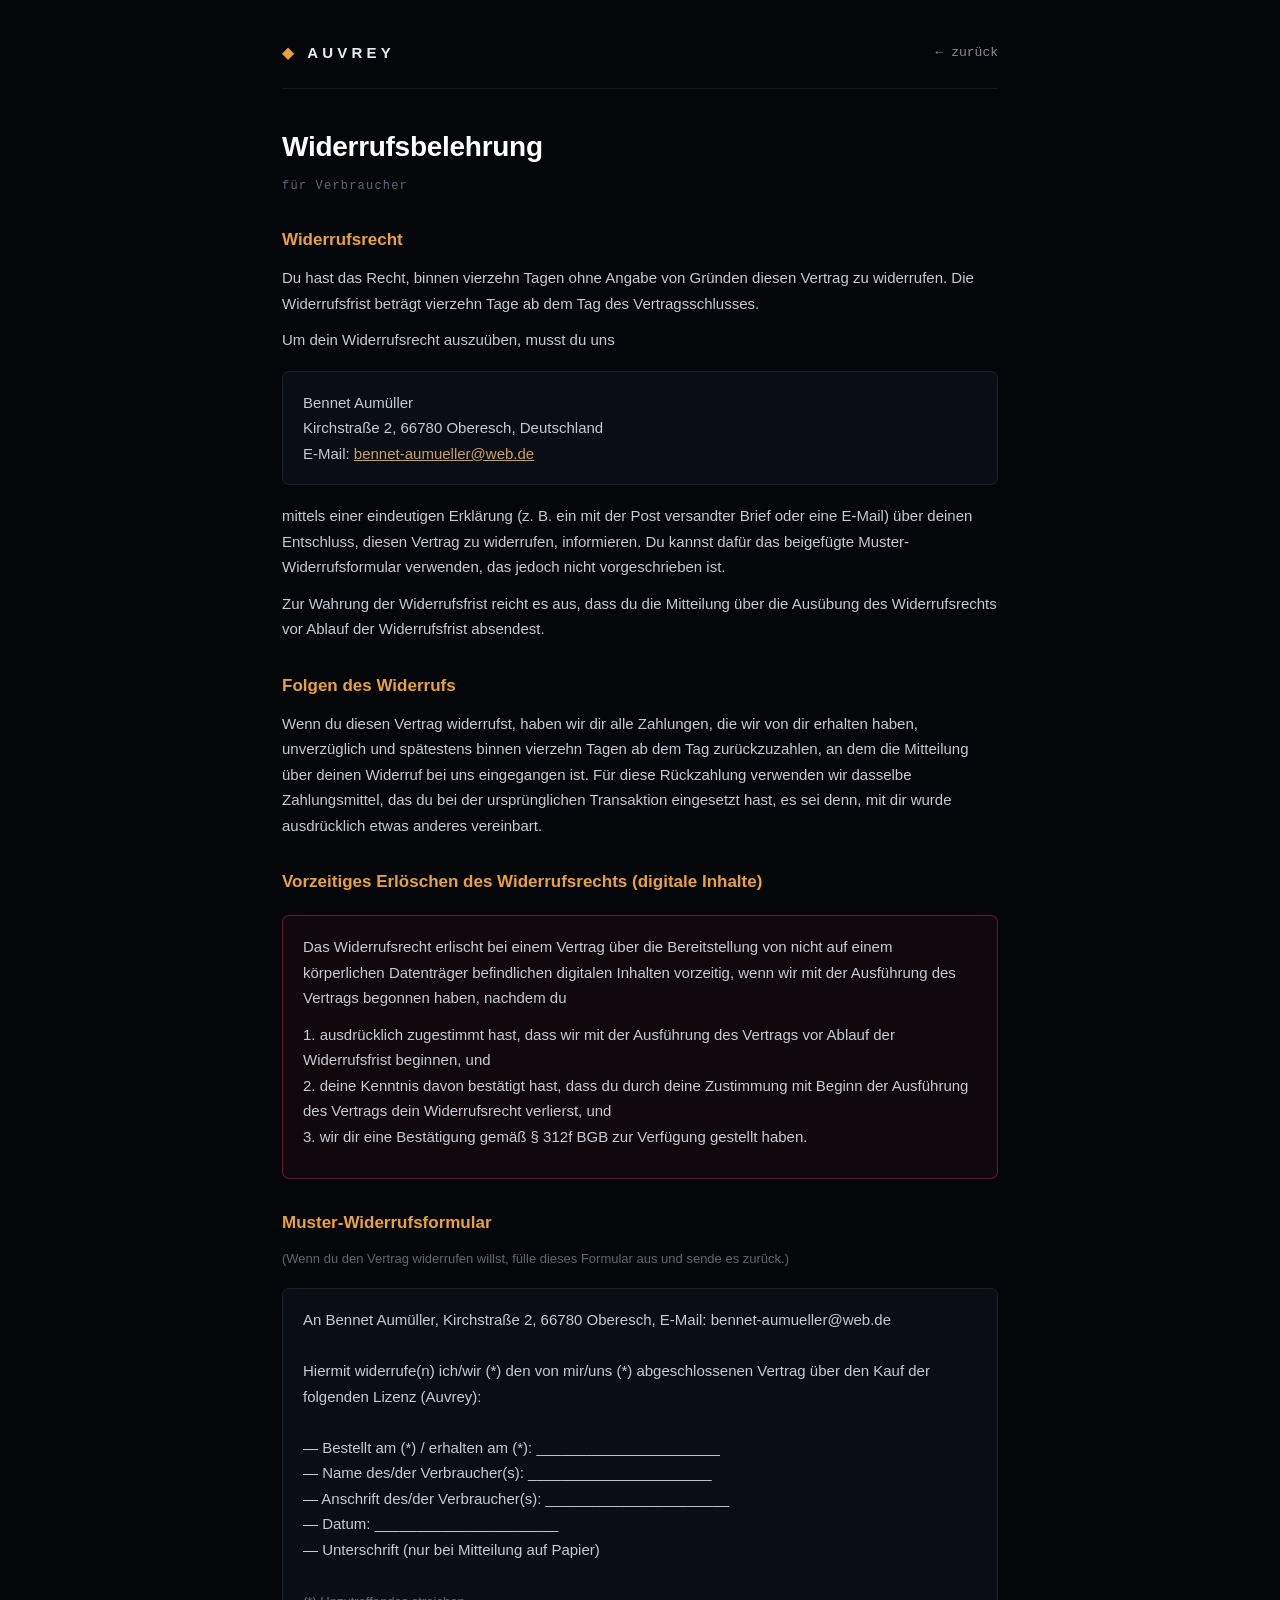
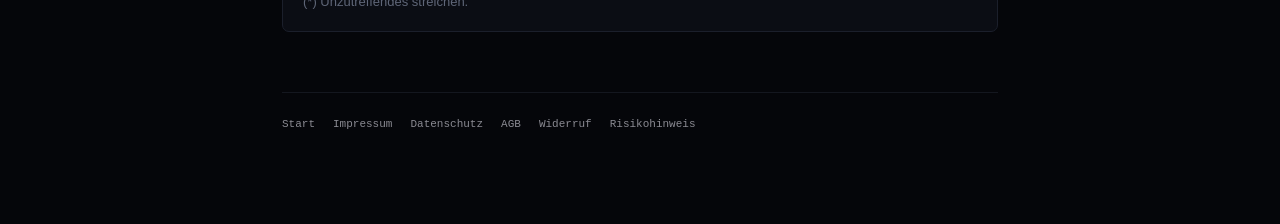
<file: widerruf.html>
<!DOCTYPE html>
<html lang="de">
<head>
<meta charset="UTF-8" />
<meta name="viewport" content="width=device-width, initial-scale=1.0" />
<title>Widerrufsbelehrung — Auvrey</title>
<meta name="robots" content="noindex" />
<link rel="icon" href="assets/favicon.svg" type="image/svg+xml" />
<link rel="stylesheet" href="legal.css" />
</head>
<body>
<div class="wrap">
  <div class="top">
    <a class="brand" href="/"><span class="d">◆</span> AUVREY</a>
    <a class="back" href="/">← zurück</a>
  </div>

  <h1>Widerrufsbelehrung</h1>
  <div class="stand">für Verbraucher</div>

  <h2>Widerrufsrecht</h2>
  <p>Du hast das Recht, binnen vierzehn Tagen ohne Angabe von Gründen diesen Vertrag zu widerrufen.
     Die Widerrufsfrist beträgt vierzehn Tage ab dem Tag des Vertragsschlusses.</p>
  <p>Um dein Widerrufsrecht auszuüben, musst du uns</p>
  <div class="box">
    Bennet Aumüller<br>
    Kirchstraße 2, 66780 Oberesch, Deutschland<br>
    E-Mail: <a href="mailto:bennet-aumueller@web.de">bennet-aumueller@web.de</a>
  </div>
  <p>mittels einer eindeutigen Erklärung (z. B. ein mit der Post versandter Brief oder eine E-Mail)
     über deinen Entschluss, diesen Vertrag zu widerrufen, informieren. Du kannst dafür das beigefügte
     Muster-Widerrufsformular verwenden, das jedoch nicht vorgeschrieben ist.</p>
  <p>Zur Wahrung der Widerrufsfrist reicht es aus, dass du die Mitteilung über die Ausübung des
     Widerrufsrechts vor Ablauf der Widerrufsfrist absendest.</p>

  <h2>Folgen des Widerrufs</h2>
  <p>Wenn du diesen Vertrag widerrufst, haben wir dir alle Zahlungen, die wir von dir erhalten haben,
     unverzüglich und spätestens binnen vierzehn Tagen ab dem Tag zurückzuzahlen, an dem die Mitteilung
     über deinen Widerruf bei uns eingegangen ist. Für diese Rückzahlung verwenden wir dasselbe
     Zahlungsmittel, das du bei der ursprünglichen Transaktion eingesetzt hast, es sei denn, mit dir
     wurde ausdrücklich etwas anderes vereinbart.</p>

  <h2>Vorzeitiges Erlöschen des Widerrufsrechts (digitale Inhalte)</h2>
  <div class="box warn">
    <p>Das Widerrufsrecht erlischt bei einem Vertrag über die Bereitstellung von nicht auf einem
       körperlichen Datenträger befindlichen digitalen Inhalten vorzeitig, wenn wir mit der Ausführung
       des Vertrags begonnen haben, nachdem du</p>
    <p>1. ausdrücklich zugestimmt hast, dass wir mit der Ausführung des Vertrags vor Ablauf der
       Widerrufsfrist beginnen, und<br>
       2. deine Kenntnis davon bestätigt hast, dass du durch deine Zustimmung mit Beginn der Ausführung
       des Vertrags dein Widerrufsrecht verlierst, und<br>
       3. wir dir eine Bestätigung gemäß § 312f BGB zur Verfügung gestellt haben.</p>
  </div>

  <h2>Muster-Widerrufsformular</h2>
  <p class="muted">(Wenn du den Vertrag widerrufen willst, fülle dieses Formular aus und sende es zurück.)</p>
  <div class="box">
    An Bennet Aumüller, Kirchstraße 2, 66780 Oberesch, E-Mail: bennet-aumueller@web.de<br><br>
    Hiermit widerrufe(n) ich/wir (*) den von mir/uns (*) abgeschlossenen Vertrag über den Kauf
    der folgenden Lizenz (Auvrey):<br><br>
    — Bestellt am (*) / erhalten am (*): ______________________<br>
    — Name des/der Verbraucher(s): ______________________<br>
    — Anschrift des/der Verbraucher(s): ______________________<br>
    — Datum: ______________________<br>
    — Unterschrift (nur bei Mitteilung auf Papier)<br><br>
    <span class="muted">(*) Unzutreffendes streichen.</span>
  </div>

  <div class="foot">
    <a href="/">Start</a>
    <a href="/impressum.html">Impressum</a>
    <a href="/datenschutz.html">Datenschutz</a>
    <a href="/agb.html">AGB</a>
    <a href="/widerruf.html">Widerruf</a>
    <a href="/risikohinweis.html">Risikohinweis</a>
  </div>
</div>
</body>
</html>
</file>
<file: legal.css>
/* Auvrey — Styling für Rechtsseiten (Impressum, Datenschutz, AGB, …) */
*{margin:0;padding:0;box-sizing:border-box}
body{
  background:#05060a;color:#c5cad4;
  font-family:-apple-system,BlinkMacSystemFont,"Segoe UI",Roboto,Helvetica,Arial,sans-serif;
  line-height:1.7;font-size:15px;-webkit-font-smoothing:antialiased;
}
.wrap{max-width:760px;margin:0 auto;padding:40px 22px 90px}
.top{display:flex;align-items:center;justify-content:space-between;
  padding-bottom:22px;margin-bottom:34px;border-bottom:1px solid #14171f}
.brand{display:flex;align-items:center;gap:9px;font-weight:700;letter-spacing:.28em;
  font-size:15px;color:#e9ecf2;text-decoration:none}
.brand .d{color:#e8a23d}
.back{font-size:13px;color:#8a8a92;text-decoration:none;font-family:"JetBrains Mono",monospace}
.back:hover{color:#e8a23d}
h1{font-size:28px;color:#fff;font-weight:700;letter-spacing:-.01em;margin-bottom:6px}
.stand{font-family:"JetBrains Mono",monospace;font-size:12px;color:#5f6678;
  letter-spacing:.1em;margin-bottom:30px}
h2{font-size:17px;color:#e8a23d;margin:30px 0 10px;font-weight:600}
h3{font-size:15px;color:#e9ecf2;margin:20px 0 6px;font-weight:600}
p,li{margin-bottom:11px}
ul,ol{padding-left:22px;margin-bottom:11px}
a{color:#caa15f}
a:hover{color:#e8a23d}
strong,b{color:#e9ecf2}
.box{background:#0b0d14;border:1px solid #1b1f2b;border-radius:7px;padding:18px 20px;margin:18px 0}
.warn{border-color:rgba(255,59,92,.35);background:rgba(255,59,92,.05)}
.muted{color:#5f6678;font-size:13px}
.foot{margin-top:60px;padding-top:22px;border-top:1px solid #14171f;
  font-family:"JetBrains Mono",monospace;font-size:11px;color:#5f6678;
  display:flex;gap:18px;flex-wrap:wrap}
.foot a{color:#8a8a92;text-decoration:none}
.foot a:hover{color:#e8a23d}
::selection{background:#e8a23d;color:#05060a}
</file>
